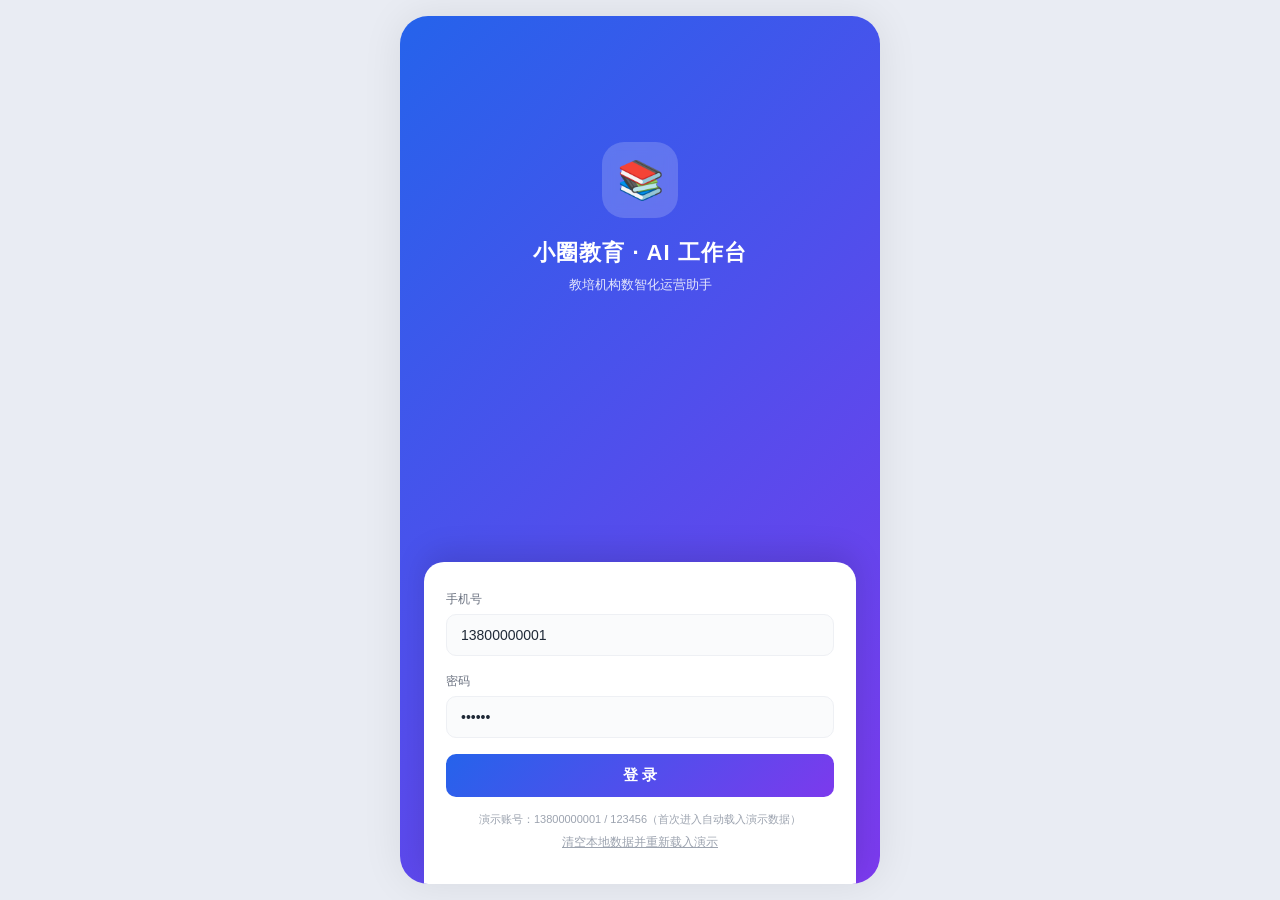
<file: workbench/index.html>
<!DOCTYPE html>
<html lang="zh-CN">
<head>
  <meta charset="UTF-8" />
  <meta name="viewport" content="width=device-width, initial-scale=1.0, maximum-scale=1.0, user-scalable=no, viewport-fit=cover" />
  <meta name="theme-color" content="#2563EB" />
  <title>小圈教育 · AI 工作台</title>
  <link rel="stylesheet" href="styles.css" />
</head>
<body>
  <!-- ============ 手机外框（桌面端居中显示） ============ -->
  <div id="phone" class="phone">

    <!-- ============ 登录页 ============ -->
    <div id="loginPage" class="login-page">
      <div class="login-brand">
        <div class="login-logo">📚</div>
        <h1 class="login-name">小圈教育 · AI 工作台</h1>
        <p class="login-sub">教培机构数智化运营助手</p>
      </div>
      <div class="login-card">
        <div class="field">
          <label>手机号</label>
          <input id="loginPhone" type="tel" inputmode="numeric" placeholder="请输入手机号" value="13800000001" />
        </div>
        <div class="field">
          <label>密码</label>
          <input id="loginPwd" type="password" placeholder="请输入密码" value="123456" />
        </div>
        <button id="loginBtn" class="btn-primary btn-block">登 录</button>
        <p class="login-tip">演示账号：13800000001 / 123456（首次进入自动载入演示数据）</p>
        <button id="loginReset" class="link-btn">清空本地数据并重新载入演示</button>
      </div>
    </div>

    <!-- ============ 应用主体 ============ -->
    <div id="appShell" class="app-shell hidden">
      <!-- 顶部栏 -->
      <header class="topbar">
        <div class="topbar-left">
          <span id="topbarTitle" class="topbar-title">工作台</span>
          <span id="topbarOrg" class="topbar-org">小圈教育</span>
        </div>
        <div class="topbar-actions">
          <button id="topAddBtn" class="icon-btn" title="快捷新增">＋</button>
          <button id="topBellBtn" class="icon-btn" title="提醒">🔔<span id="bellDot" class="bell-dot hidden"></span></button>
        </div>
      </header>

      <!-- 主内容容器 -->
      <main id="pageHost" class="page-host"></main>

      <!-- 底部 TabBar -->
      <nav class="tabbar">
        <button class="tab active" data-tab="dashboard"><span class="tab-ico">🏠</span><span class="tab-tx">工作台</span></button>
        <button class="tab" data-tab="students"><span class="tab-ico">👩‍🎓</span><span class="tab-tx">学员</span></button>
        <button class="tab" data-tab="renewal"><span class="tab-ico">💰</span><span class="tab-tx">续费</span></button>
        <button class="tab" data-tab="study"><span class="tab-ico">📈</span><span class="tab-tx">学情</span></button>
        <button class="tab" data-tab="mine"><span class="tab-ico">👤</span><span class="tab-tx">我的</span></button>
      </nav>
    </div>

    <!-- ============ 通用底部抽屉/模态 ============ -->
    <div id="sheetMask" class="sheet-mask hidden">
      <div id="sheet" class="sheet">
        <div class="sheet-head">
          <span id="sheetTitle" class="sheet-title">标题</span>
          <button id="sheetClose" class="sheet-close">✕</button>
        </div>
        <div id="sheetBody" class="sheet-body"></div>
        <div id="sheetFoot" class="sheet-foot"></div>
      </div>
    </div>

    <!-- ============ 全屏子页 ============ -->
    <div id="subPage" class="subpage hidden">
      <header class="sub-head">
        <button id="subBack" class="sub-back">‹ 返回</button>
        <span id="subTitle" class="sub-title">详情</span>
        <span class="sub-ph"></span>
      </header>
      <div id="subBody" class="sub-body"></div>
    </div>

    <!-- ============ Toast ============ -->
    <div id="toast" class="toast hidden"></div>
    <!-- ============ 加载遮罩 ============ -->
    <div id="loading" class="loading hidden"><div class="spinner"></div><span id="loadingTx">处理中…</span></div>
  </div>

  <script src="vendor/echarts.min.js"></script>
  <script src="app.js"></script>
</body>
</html>
</file>
<file: workbench/styles.css>
/* ============================================================
   教培机构 AI 工作台 — 设计系统（移动优先 / 9:16 竖版）
   主色：蓝紫渐变 #2563EB → #7C3AED
   语义：危险红 #EF4444 / 成功绿 #10B981 / 紫 #7C3AED / 蓝 #2563EB
   背景 #F6F7FB / 卡片 #FFFFFF / 圆角 12-16px
   ============================================================ */
:root {
  --blue: #2563EB;
  --purple: #7C3AED;
  --grad: linear-gradient(135deg, #2563EB 0%, #7C3AED 100%);
  --grad-soft: linear-gradient(135deg, #EFF3FF 0%, #F3EEFF 100%);
  --danger: #EF4444;
  --success: #10B981;
  --warn: #F59E0B;
  --info: #2563EB;
  --bg: #F6F7FB;
  --card: #FFFFFF;
  --ink: #1F2937;
  --ink2: #6B7280;
  --ink3: #9CA3AF;
  --line: #EEF0F4;
  --radius: 14px;
  --radius-sm: 10px;
  --shadow: 0 4px 16px rgba(31,41,55,0.06);
  --shadow-up: 0 -4px 20px rgba(31,41,55,0.08);
  --tab-h: 60px;
  --top-h: 52px;
  --safe-b: env(safe-area-inset-bottom, 0px);
}

* { box-sizing: border-box; -webkit-tap-highlight-color: transparent; }
html, body { margin: 0; padding: 0; }
body {
  font-family: -apple-system, BlinkMacSystemFont, "PingFang SC", "Microsoft YaHei", "Helvetica Neue", Arial, sans-serif;
  background: #E9ECF3;
  color: var(--ink);
  font-size: 14px;
  line-height: 1.5;
  -webkit-font-smoothing: antialiased;
}
button { font-family: inherit; cursor: pointer; border: none; background: none; }
input, select, textarea { font-family: inherit; font-size: 14px; }
.hidden { display: none !important; }

/* ---------- 手机外框：桌面端 375-480 居中 ---------- */
.phone {
  position: relative;
  width: 100%;
  max-width: 480px;
  min-height: 100vh;
  margin: 0 auto;
  background: var(--bg);
  overflow: hidden;
  box-shadow: 0 0 40px rgba(0,0,0,0.08);
}
@media (min-width: 481px) {
  body { padding: 16px 0; display: flex; justify-content: center; }
  .phone {
    min-height: calc(100vh - 32px);
    height: calc(100vh - 32px);
    border-radius: 28px;
    overflow: hidden;
  }
}

/* ============ 登录页 ============ */
.login-page {
  position: absolute; inset: 0;
  background: var(--grad);
  display: flex; flex-direction: column;
  padding: 0 24px;
  color: #fff;
  overflow-y: auto;
}
.login-brand { text-align: center; padding: 14vh 0 6vh; }
.login-logo {
  width: 76px; height: 76px; margin: 0 auto 18px;
  background: rgba(255,255,255,0.18);
  border-radius: 22px;
  display: flex; align-items: center; justify-content: center;
  font-size: 38px; backdrop-filter: blur(6px);
}
.login-name { font-size: 22px; font-weight: 700; margin: 0 0 6px; letter-spacing: 1px; }
.login-sub { margin: 0; font-size: 13px; opacity: 0.85; }
.login-card {
  background: #fff; color: var(--ink);
  border-radius: 20px 20px 0 0;
  padding: 28px 22px 32px;
  margin-top: auto;
  box-shadow: 0 -10px 30px rgba(0,0,0,0.12);
}
.field { margin-bottom: 16px; }
.field label { display: block; font-size: 12px; color: var(--ink2); margin-bottom: 6px; }
.field input, .field select, .field textarea {
  width: 100%; padding: 12px 14px;
  border: 1px solid var(--line); border-radius: var(--radius-sm);
  background: #FAFBFC; color: var(--ink); outline: none;
  transition: border-color .15s;
}
.field input:focus, .field select:focus, .field textarea:focus { border-color: var(--blue); background: #fff; }
.field textarea { resize: vertical; min-height: 84px; }
.login-tip { font-size: 11px; color: var(--ink3); text-align: center; margin: 14px 0 6px; }
.link-btn { display: block; width: 100%; text-align: center; font-size: 12px; color: var(--ink3); text-decoration: underline; margin-top: 4px; }

/* ============ 按钮 ============ */
.btn-primary {
  background: var(--grad); color: #fff;
  padding: 12px 18px; border-radius: var(--radius-sm);
  font-weight: 600; font-size: 15px; width: 100%;
  transition: transform .08s, opacity .15s;
}
.btn-primary:active { transform: scale(.98); opacity: .92; }
.btn-block { display: block; }
.btn-ghost { background: #fff; color: var(--blue); border: 1px solid var(--line); padding: 11px 16px; border-radius: var(--radius-sm); font-weight: 600; }
.btn-soft { background: #EFF3FF; color: var(--blue); padding: 11px 16px; border-radius: var(--radius-sm); font-weight: 600; }
.btn-danger { background: #FEF2F2; color: var(--danger); padding: 11px 16px; border-radius: var(--radius-sm); font-weight: 600; }
.btn-sm { padding: 7px 12px; font-size: 13px; border-radius: 9px; }
.btn-row { display: flex; gap: 10px; }
.btn-row > * { flex: 1; }

/* ============ 应用主体 ============ */
.app-shell { position: absolute; inset: 0; display: flex; flex-direction: column; background: var(--bg); }
.topbar {
  height: var(--top-h); flex: 0 0 var(--top-h);
  display: flex; align-items: center; justify-content: space-between;
  padding: 0 16px; background: var(--grad); color: #fff;
  position: relative; z-index: 20;
}
.topbar-left { display: flex; flex-direction: column; line-height: 1.15; }
.topbar-title { font-size: 16px; font-weight: 700; }
.topbar-org { font-size: 11px; opacity: .85; }
.topbar-actions { display: flex; gap: 6px; }
.icon-btn {
  width: 34px; height: 34px; border-radius: 10px;
  background: rgba(255,255,255,0.18); color: #fff;
  font-size: 16px; display: flex; align-items: center; justify-content: center;
  position: relative;
}
.icon-btn:active { background: rgba(255,255,255,0.3); }
.bell-dot { position: absolute; top: 4px; right: 4px; width: 8px; height: 8px; border-radius: 50%; background: var(--danger); border: 1.5px solid #fff; }

.page-host { flex: 1 1 auto; overflow-y: auto; -webkit-overflow-scrolling: touch; padding-bottom: 16px; }
.view { display: none; padding: 14px; }
.view.active { display: block; }

/* ============ 底部 TabBar ============ */
.tabbar {
  flex: 0 0 auto; height: calc(var(--tab-h) + var(--safe-b));
  padding-bottom: var(--safe-b);
  display: flex; background: #fff;
  box-shadow: var(--shadow-up); position: relative; z-index: 30;
}
.tab {
  flex: 1; display: flex; flex-direction: column; align-items: center; justify-content: center;
  gap: 3px; color: var(--ink3); font-size: 11px;
  transition: color .15s;
}
.tab .tab-ico { font-size: 21px; line-height: 1; filter: grayscale(0.4); }
.tab.active { color: var(--blue); }
.tab.active .tab-ico { filter: none; transform: translateY(-1px); }

/* ============ 通用卡片 ============ */
.card { background: var(--card); border-radius: var(--radius); padding: 16px; box-shadow: var(--shadow); margin-bottom: 14px; }
.card-h { display: flex; align-items: center; justify-content: space-between; margin-bottom: 12px; }
.card-h .t { font-weight: 700; font-size: 15px; }
.card-h .more { font-size: 12px; color: var(--blue); }
.section-title { font-size: 13px; color: var(--ink2); font-weight: 600; margin: 4px 2px 10px; display: flex; align-items: center; justify-content: space-between; }

/* ============ 工作台 ============ */
.hero {
  background: var(--grad); color: #fff; border-radius: var(--radius);
  padding: 18px 16px; margin-bottom: 14px; position: relative; overflow: hidden;
}
.hero h2 { margin: 0 0 4px; font-size: 17px; }
.hero p { margin: 0; font-size: 12px; opacity: .9; }
.hero-greet { position: absolute; right: 14px; top: 14px; font-size: 30px; opacity: .35; }

.kpi-grid { display: grid; grid-template-columns: 1fr 1fr; gap: 12px; margin-bottom: 14px; }
.kpi {
  background: var(--card); border-radius: var(--radius); padding: 14px;
  box-shadow: var(--shadow); position: relative; overflow: hidden;
}
.kpi .k-label { font-size: 12px; color: var(--ink2); }
.kpi .k-val { font-size: 24px; font-weight: 800; margin: 4px 0 2px; letter-spacing: .5px; }
.kpi .k-val small { font-size: 13px; font-weight: 600; }
.kpi .k-trend { font-size: 11px; font-weight: 600; }
.trend-up { color: var(--success); }
.trend-down { color: var(--danger); }
.kpi-accent { position: absolute; left: 0; top: 0; bottom: 0; width: 4px; background: var(--grad); }

.alert-card { background: #FFF5F5; border: 1px solid #FECACA; border-radius: var(--radius); padding: 14px; margin-bottom: 14px; }
.alert-card .a-head { display: flex; align-items: center; gap: 6px; color: var(--danger); font-weight: 700; font-size: 14px; margin-bottom: 8px; }
.alert-item { display: flex; align-items: center; justify-content: space-between; padding: 7px 0; border-top: 1px dashed #FBD5D5; font-size: 13px; }
.alert-item:first-of-type { border-top: none; }
.alert-item .a-amt { color: var(--danger); font-weight: 700; }
.alert-item .a-go { color: var(--danger); font-size: 12px; }

.quick-grid { display: grid; grid-template-columns: repeat(4, 1fr); gap: 10px; }
.quick-item { display: flex; flex-direction: column; align-items: center; gap: 5px; padding: 12px 4px; background: var(--card); border-radius: var(--radius-sm); box-shadow: var(--shadow); }
.quick-item .q-ico { font-size: 22px; }
.quick-item .q-tx { font-size: 11px; color: var(--ink2); }

.todo-item { display: flex; align-items: center; gap: 10px; padding: 10px 0; border-top: 1px solid var(--line); }
.todo-item:first-child { border-top: none; }
.todo-dot { width: 8px; height: 8px; border-radius: 50%; flex: 0 0 8px; }
.dot-red { background: var(--danger); }
.dot-amber { background: var(--warn); }
.dot-green { background: var(--success); }
.todo-main { flex: 1; min-width: 0; }
.todo-main .tt { font-size: 13px; font-weight: 600; }
.todo-main .ts { font-size: 11px; color: var(--ink3); }
.todo-over { color: var(--danger); font-weight: 700; }

/* ============ 漏斗 ============ */
.funnel { display: flex; flex-direction: column; gap: 8px; }
.funnel-row { display: flex; align-items: center; gap: 10px; }
.funnel-bar { height: 30px; border-radius: 8px; background: var(--grad); color: #fff; display: flex; align-items: center; padding: 0 12px; font-size: 12px; font-weight: 600; min-width: 40px; transition: width .4s; white-space: nowrap; overflow: hidden; }

/* ============ 列表 ============ */
.search-bar { display: flex; gap: 8px; margin-bottom: 12px; }
.search-bar input { flex: 1; padding: 10px 12px; border: 1px solid var(--line); border-radius: 10px; background: #fff; }
.search-bar select { padding: 10px; border: 1px solid var(--line); border-radius: 10px; background: #fff; }
.list { display: flex; flex-direction: column; gap: 10px; }
.row {
  background: var(--card); border-radius: var(--radius); padding: 13px 14px;
  box-shadow: var(--shadow); display: flex; align-items: center; gap: 12px;
  transition: transform .08s;
}
.row:active { transform: scale(.99); }
.row .avatar { width: 42px; height: 42px; border-radius: 12px; background: var(--grad-soft); display: flex; align-items: center; justify-content: center; font-size: 20px; flex: 0 0 42px; }
.row .r-main { flex: 1; min-width: 0; }
.row .r-name { font-weight: 700; font-size: 14px; display: flex; align-items: center; gap: 6px; }
.row .r-sub { font-size: 12px; color: var(--ink2); margin-top: 2px; white-space: nowrap; overflow: hidden; text-overflow: ellipsis; }
.row .r-right { text-align: right; font-size: 12px; color: var(--ink2); flex: 0 0 auto; }
.tag { display: inline-block; font-size: 11px; padding: 1px 7px; border-radius: 20px; background: #EFF3FF; color: var(--blue); font-weight: 600; }
.tag-red { background: #FEF2F2; color: var(--danger); }
.tag-green { background: #ECFDF5; color: var(--success); }
.tag-amber { background: #FFFBEB; color: var(--warn); }
.tag-purple { background: #F5F3FF; color: var(--purple); }

/* ============ 二级导航芯片 ============ */
.chips { display: flex; gap: 8px; overflow-x: auto; padding: 2px 0 12px; -webkit-overflow-scrolling: touch; scrollbar-width: none; }
.chips::-webkit-scrollbar { display: none; }
.chip { flex: 0 0 auto; padding: 7px 14px; border-radius: 20px; background: #fff; color: var(--ink2); font-size: 13px; font-weight: 600; border: 1px solid var(--line); }
.chip.active { background: var(--grad); color: #fff; border-color: transparent; }

/* ============ 概览 hero（学员详情页） ============ */
.profile-head { background: var(--grad); color: #fff; border-radius: var(--radius); padding: 18px 16px; margin-bottom: 14px; display: flex; align-items: center; gap: 14px; }
.profile-head .pa { width: 54px; height: 54px; border-radius: 16px; background: rgba(255,255,255,.2); display: flex; align-items: center; justify-content: center; font-size: 26px; }
.profile-head .pn { font-size: 18px; font-weight: 800; }
.profile-head .ps { font-size: 12px; opacity: .9; margin-top: 3px; }
.stat-row { display: flex; gap: 10px; }
.stat-row .stat { flex: 1; background: var(--card); border-radius: var(--radius-sm); padding: 12px; text-align: center; box-shadow: var(--shadow); }
.stat .sv { font-size: 18px; font-weight: 800; }
.stat .sl { font-size: 11px; color: var(--ink2); margin-top: 2px; }

/* ============ 底部抽屉 ============ */
.sheet-mask { position: absolute; inset: 0; background: rgba(0,0,0,.4); z-index: 60; display: flex; align-items: flex-end; }
.sheet {
  width: 100%; background: #fff; border-radius: 20px 20px 0 0;
  max-height: 88%; display: flex; flex-direction: column;
  animation: slideUp .25s ease;
}
@keyframes slideUp { from { transform: translateY(100%); } to { transform: translateY(0); } }
.sheet-head { display: flex; align-items: center; justify-content: space-between; padding: 16px; border-bottom: 1px solid var(--line); }
.sheet-title { font-weight: 700; font-size: 16px; }
.sheet-close { font-size: 18px; color: var(--ink3); width: 30px; height: 30px; }
.sheet-body { padding: 16px; overflow-y: auto; }
.sheet-foot { padding: 12px 16px calc(12px + var(--safe-b)); border-top: 1px solid var(--line); display: flex; gap: 10px; }
.sheet-foot > * { flex: 1; }

/* ============ 全屏子页 ============ */
.subpage { position: absolute; inset: 0; background: var(--bg); z-index: 50; display: flex; flex-direction: column; }
.sub-head { height: var(--top-h); flex: 0 0 var(--top-h); display: flex; align-items: center; justify-content: space-between; padding: 0 12px; background: var(--grad); color: #fff; }
.sub-back { color: #fff; font-size: 15px; font-weight: 600; }
.sub-title { font-weight: 700; font-size: 16px; }
.sub-ph { width: 56px; }
.sub-body { flex: 1; overflow-y: auto; padding: 14px; }

/* ============ Toast / Loading ============ */
.toast {
  position: absolute; left: 50%; bottom: 90px; transform: translateX(-50%);
  background: rgba(31,41,55,.92); color: #fff; padding: 10px 18px; border-radius: 22px;
  font-size: 13px; z-index: 200; max-width: 80%; text-align: center; box-shadow: 0 6px 20px rgba(0,0,0,.2);
}
.loading { position: absolute; inset: 0; background: rgba(255,255,255,.6); z-index: 300; display: flex; flex-direction: column; align-items: center; justify-content: center; gap: 12px; backdrop-filter: blur(2px); }
.spinner { width: 34px; height: 34px; border: 3px solid var(--line); border-top-color: var(--blue); border-radius: 50%; animation: spin .8s linear infinite; }
@keyframes spin { to { transform: rotate(360deg); } }
.loading span { font-size: 13px; color: var(--ink2); }

/* ============ ECharts 容器 ============ */
.chart { width: 100%; height: 240px; }

/* ============ 表格 ============ */
.tbl { width: 100%; border-collapse: collapse; font-size: 12px; }
.tbl th, .tbl td { padding: 8px 6px; text-align: center; border-bottom: 1px solid var(--line); }
.tbl th { color: var(--ink2); font-weight: 600; background: #FAFBFC; }
.tbl td { color: var(--ink); }

/* ============ AI 结果卡片 ============ */
.ai-card { background: var(--card); border-radius: var(--radius); padding: 16px; box-shadow: var(--shadow); margin-bottom: 14px; border: 1px solid #EEF2FF; }
.ai-badge { display: inline-flex; align-items: center; gap: 4px; font-size: 11px; color: var(--purple); background: #F5F3FF; padding: 3px 9px; border-radius: 20px; font-weight: 700; margin-bottom: 10px; }
.ai-sec { margin: 12px 0 6px; font-weight: 700; font-size: 14px; display: flex; align-items: center; gap: 6px; }
.ai-sec .ico { color: var(--purple); }
.ai-p { font-size: 13px; color: var(--ink); line-height: 1.7; margin: 4px 0; }
.ai-list { margin: 4px 0; padding-left: 4px; }
.ai-list li { font-size: 13px; margin: 5px 0; line-height: 1.6; }
.star { color: var(--warn); }
.ring-wrap { display: flex; gap: 12px; justify-content: center; align-items: center; flex-wrap: wrap; }
.ring { width: 130px; height: 130px; }

/* ============ 空态 ============ */
.empty { text-align: center; color: var(--ink3); padding: 40px 20px; font-size: 13px; }
.empty .e-ico { font-size: 40px; opacity: .5; }

/* ============ 课包 ============ */
.pkg { background: var(--card); border-radius: var(--radius); padding: 14px; box-shadow: var(--shadow); margin-bottom: 12px; border: 1px solid var(--line); position: relative; overflow: hidden; }
.pkg.anchor { border: 1.5px solid var(--purple); }
.pkg .p-name { font-weight: 700; font-size: 15px; }
.pkg .p-meta { font-size: 12px; color: var(--ink2); margin-top: 4px; }
.pkg .p-price { display: flex; align-items: baseline; gap: 8px; margin-top: 10px; }
.pkg .p-now { font-size: 22px; font-weight: 800; color: var(--purple); }
.pkg .p-old { font-size: 13px; color: var(--ink3); text-decoration: line-through; }
.pkg .p-save { background: #FEF2F2; color: var(--danger); font-size: 11px; font-weight: 700; padding: 2px 8px; border-radius: 20px; }
.pkg .p-buy { position: absolute; right: 14px; bottom: 14px; }

/* ============ 进度条 ============ */
.bar { height: 8px; background: #EEF0F4; border-radius: 6px; overflow: hidden; }
.bar > i { display: block; height: 100%; background: var(--grad); border-radius: 6px; }

/* ============ 设置项 ============ */
.set-item { display: flex; align-items: center; justify-content: space-between; padding: 14px 0; border-bottom: 1px solid var(--line); }
.set-item:last-child { border-bottom: none; }
.set-item .s-label { font-size: 14px; font-weight: 600; }
.set-item .s-desc { font-size: 11px; color: var(--ink3); margin-top: 2px; }
.set-item .s-act { color: var(--blue); font-size: 13px; font-weight: 600; }
.danger-zone { margin-top: 18px; }
.danger-zone .dz-title { color: var(--danger); font-weight: 700; font-size: 13px; margin-bottom: 8px; }

/* ============ 时间线 ============ */
.timeline { position: relative; padding-left: 18px; }
.timeline::before { content: ''; position: absolute; left: 5px; top: 6px; bottom: 6px; width: 2px; background: var(--line); }
.tl-item { position: relative; padding: 0 0 16px; }
.tl-item::before { content: ''; position: absolute; left: -17px; top: 4px; width: 10px; height: 10px; border-radius: 50%; background: var(--blue); border: 2px solid #fff; box-shadow: 0 0 0 2px var(--line); }
.tl-item.tl-red::before { background: var(--danger); }
.tl-item.tl-green::before { background: var(--success); }
.tl-time { font-size: 11px; color: var(--ink3); }
.tl-title { font-size: 13px; font-weight: 700; margin: 2px 0; }
.tl-text { font-size: 12px; color: var(--ink2); }

/* ============ 评分环（双向分析） ============ */
.gauge-row { display: flex; justify-content: space-around; gap: 10px; }
.gauge { text-align: center; }
.gauge .g-num { font-size: 20px; font-weight: 800; }
.gauge .g-lab { font-size: 11px; color: var(--ink2); margin-top: 2px; }

/* ============ 表单底部提交 ============ */
.form-foot { padding: 4px 0 0; }
.divider { height: 1px; background: var(--line); margin: 14px 0; }
.muted { color: var(--ink3); font-size: 12px; }
.center { text-align: center; }
.mt { margin-top: 12px; }
.mb { margin-bottom: 12px; }
.flex { display: flex; }
.between { justify-content: space-between; }
.items-center { align-items: center; }
.gap8 { gap: 8px; }
.gap12 { gap: 12px; }
.wrap { flex-wrap: wrap; }
</file>
